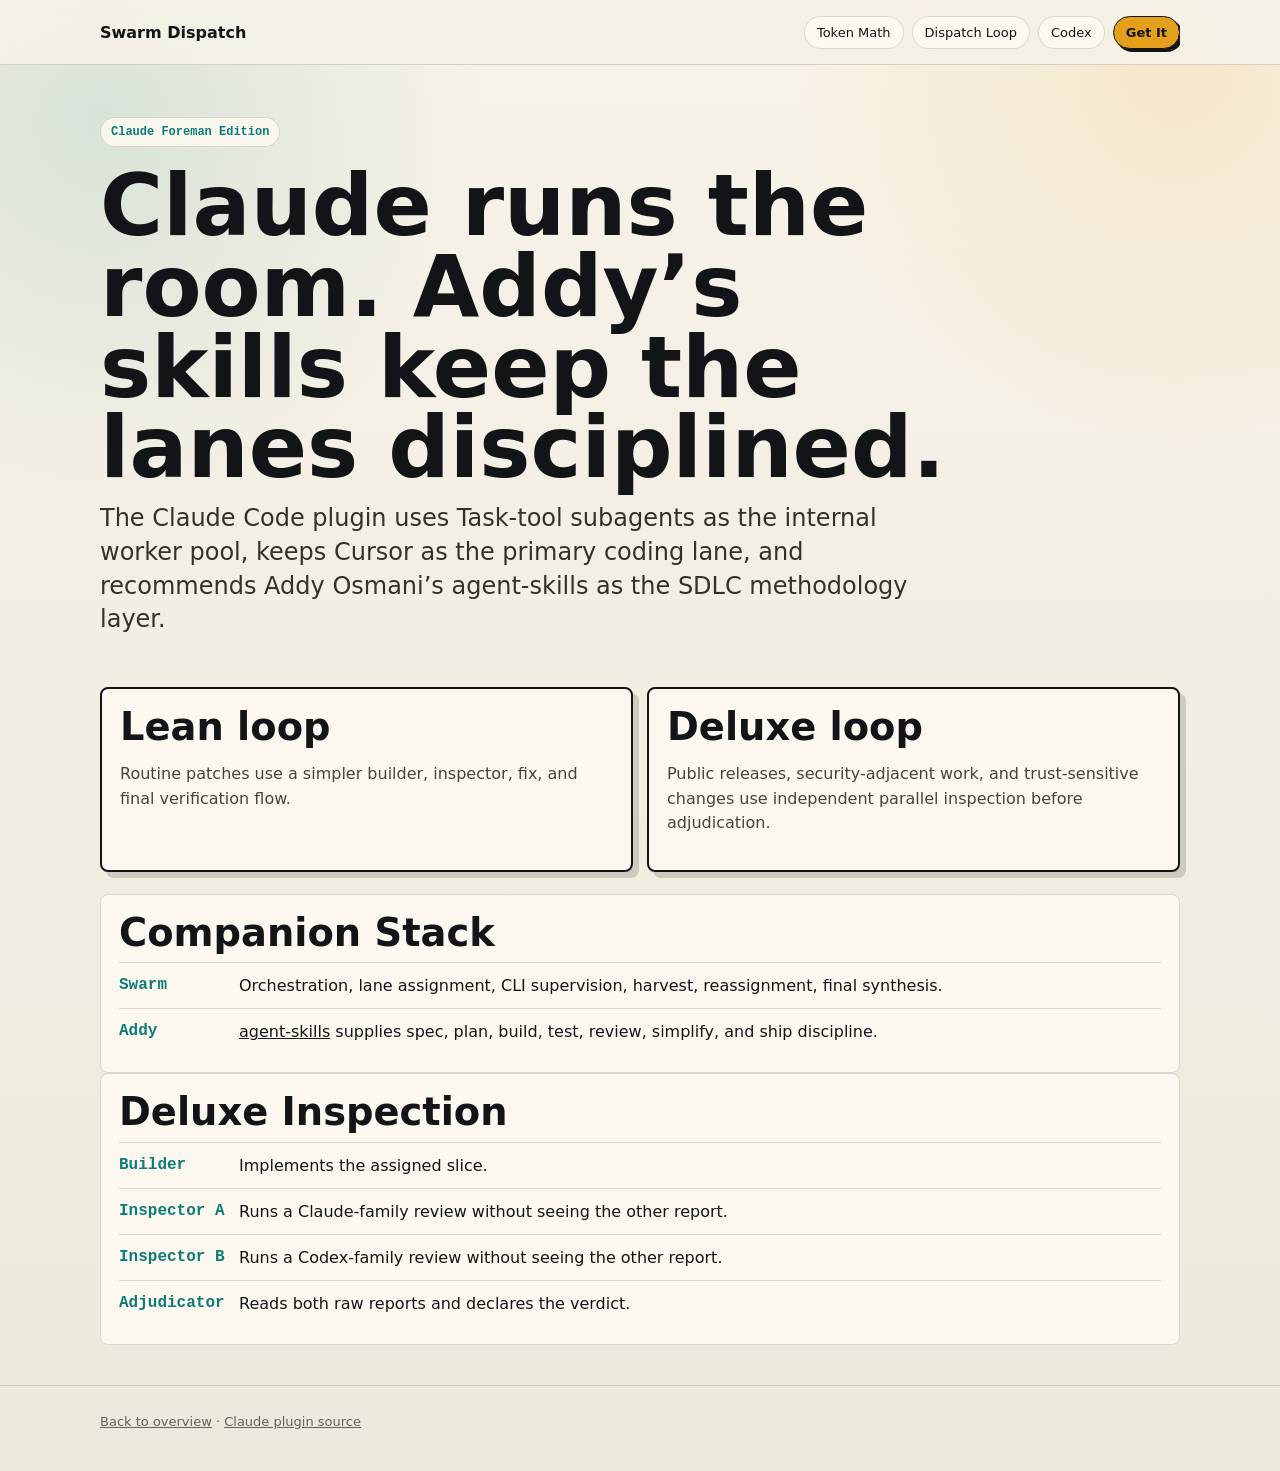
<file: docs/pages/claude-edition.html>
<!doctype html>
<html lang="en">
<head><meta charset="utf-8"><meta name="viewport" content="width=device-width, initial-scale=1"><link rel="icon" href="data:,"><title>Claude Edition - Swarm Dispatch</title><script src="../scroll-reset.js"></script><link rel="stylesheet" href="page.css"></head>
<body>
  <header class="topbar"><div class="shell topbar-inner"><a class="brand" href="../index.html">Swarm Dispatch</a><nav class="nav"><a href="efficiency.html">Token Math</a><a href="dispatch-loop.html">Dispatch Loop</a><a href="codex-edition.html">Codex</a><a class="primary" href="install.html">Get It</a></nav></div></header>
  <main class="shell">
    <section class="hero"><span class="kicker">Claude Foreman Edition</span><h1>Claude runs the room. Addy’s skills keep the lanes disciplined.</h1><p class="dek">The Claude Code plugin uses Task-tool subagents as the internal worker pool, keeps Cursor as the primary coding lane, and recommends Addy Osmani’s agent-skills as the SDLC methodology layer.</p></section>
    <section class="grid">
      <article class="card accent"><h2>Lean loop</h2><p>Routine patches use a simpler builder, inspector, fix, and final verification flow.</p></article>
      <article class="card accent"><h2>Deluxe loop</h2><p>Public releases, security-adjacent work, and trust-sensitive changes use independent parallel inspection before adjudication.</p></article>
    </section>
    <section class="note">
      <h2>Companion Stack</h2>
      <div class="lane"><b>Swarm</b><span>Orchestration, lane assignment, CLI supervision, harvest, reassignment, final synthesis.</span></div>
      <div class="lane"><b>Addy</b><span><a href="https://github.com/addyosmani/agent-skills" target="_blank" rel="noopener">agent-skills</a> supplies spec, plan, build, test, review, simplify, and ship discipline.</span></div>
    </section>
    <section class="note">
      <h2>Deluxe Inspection</h2>
      <div class="lane"><b>Builder</b><span>Implements the assigned slice.</span></div>
      <div class="lane"><b>Inspector A</b><span>Runs a Claude-family review without seeing the other report.</span></div>
      <div class="lane"><b>Inspector B</b><span>Runs a Codex-family review without seeing the other report.</span></div>
      <div class="lane"><b>Adjudicator</b><span>Reads both raw reports and declares the verdict.</span></div>
    </section>
  </main>
  <footer><div class="shell"><a href="../index.html">Back to overview</a> · <a href="https://github.com/FuFicFac/swarm-dispatch/tree/main/plugins/claude/swarm-dispatch" target="_blank" rel="noopener">Claude plugin source</a></div></footer>
</body>
</html>
</file>
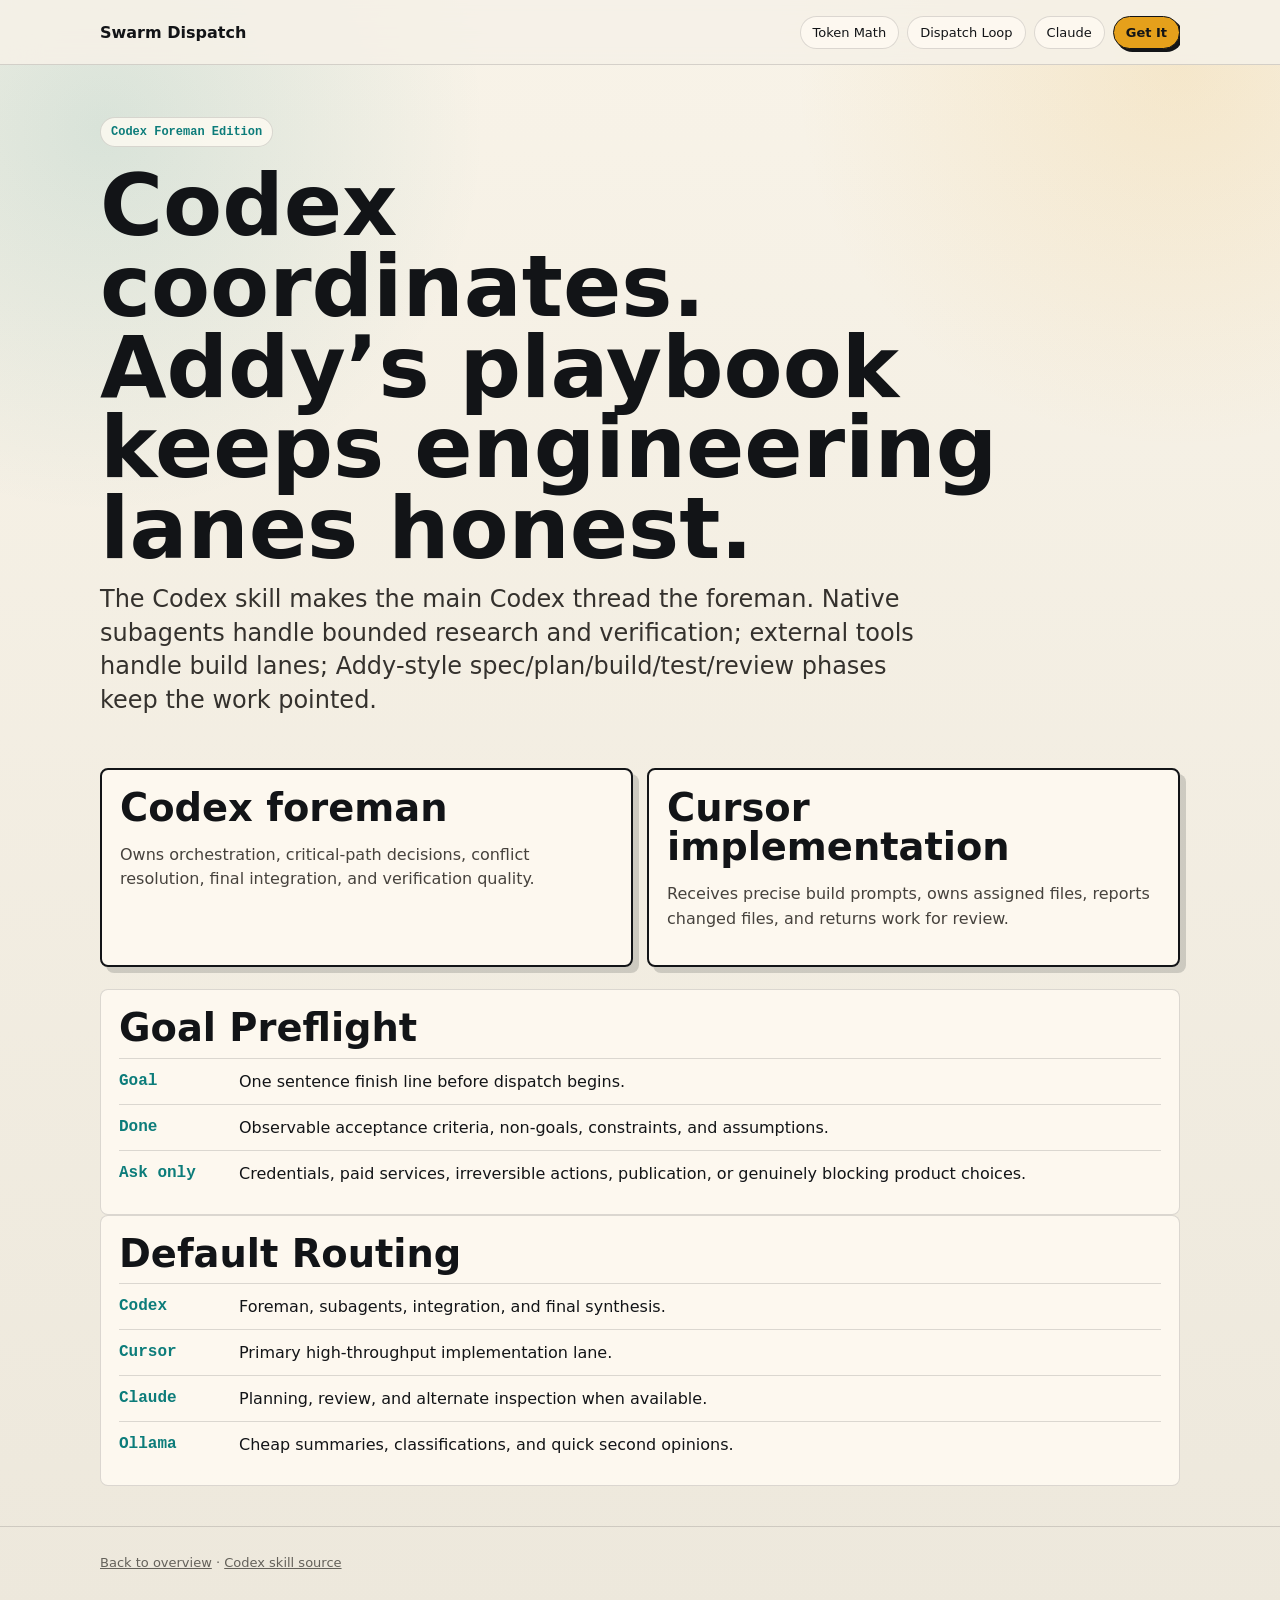
<file: docs/pages/codex-edition.html>
<!doctype html>
<html lang="en">
<head><meta charset="utf-8"><meta name="viewport" content="width=device-width, initial-scale=1"><link rel="icon" href="data:,"><title>Codex Edition - Swarm Dispatch</title><script src="../scroll-reset.js"></script><link rel="stylesheet" href="page.css"></head>
<body>
  <header class="topbar"><div class="shell topbar-inner"><a class="brand" href="../index.html">Swarm Dispatch</a><nav class="nav"><a href="efficiency.html">Token Math</a><a href="dispatch-loop.html">Dispatch Loop</a><a href="claude-edition.html">Claude</a><a class="primary" href="install.html">Get It</a></nav></div></header>
  <main class="shell">
    <section class="hero"><span class="kicker">Codex Foreman Edition</span><h1>Codex coordinates. Addy’s playbook keeps engineering lanes honest.</h1><p class="dek">The Codex skill makes the main Codex thread the foreman. Native subagents handle bounded research and verification; external tools handle build lanes; Addy-style spec/plan/build/test/review phases keep the work pointed.</p></section>
    <section class="grid">
      <article class="card accent"><h2>Codex foreman</h2><p>Owns orchestration, critical-path decisions, conflict resolution, final integration, and verification quality.</p></article>
      <article class="card accent"><h2>Cursor implementation</h2><p>Receives precise build prompts, owns assigned files, reports changed files, and returns work for review.</p></article>
    </section>
    <section class="note">
      <h2>Goal Preflight</h2>
      <div class="lane"><b>Goal</b><span>One sentence finish line before dispatch begins.</span></div>
      <div class="lane"><b>Done</b><span>Observable acceptance criteria, non-goals, constraints, and assumptions.</span></div>
      <div class="lane"><b>Ask only</b><span>Credentials, paid services, irreversible actions, publication, or genuinely blocking product choices.</span></div>
    </section>
    <section class="note">
      <h2>Default Routing</h2>
      <div class="lane"><b>Codex</b><span>Foreman, subagents, integration, and final synthesis.</span></div>
      <div class="lane"><b>Cursor</b><span>Primary high-throughput implementation lane.</span></div>
      <div class="lane"><b>Claude</b><span>Planning, review, and alternate inspection when available.</span></div>
      <div class="lane"><b>Ollama</b><span>Cheap summaries, classifications, and quick second opinions.</span></div>
    </section>
  </main>
  <footer><div class="shell"><a href="../index.html">Back to overview</a> · <a href="https://github.com/FuFicFac/swarm-dispatch/tree/main/skills/swarm-dispatch" target="_blank" rel="noopener">Codex skill source</a></div></footer>
</body>
</html>
</file>
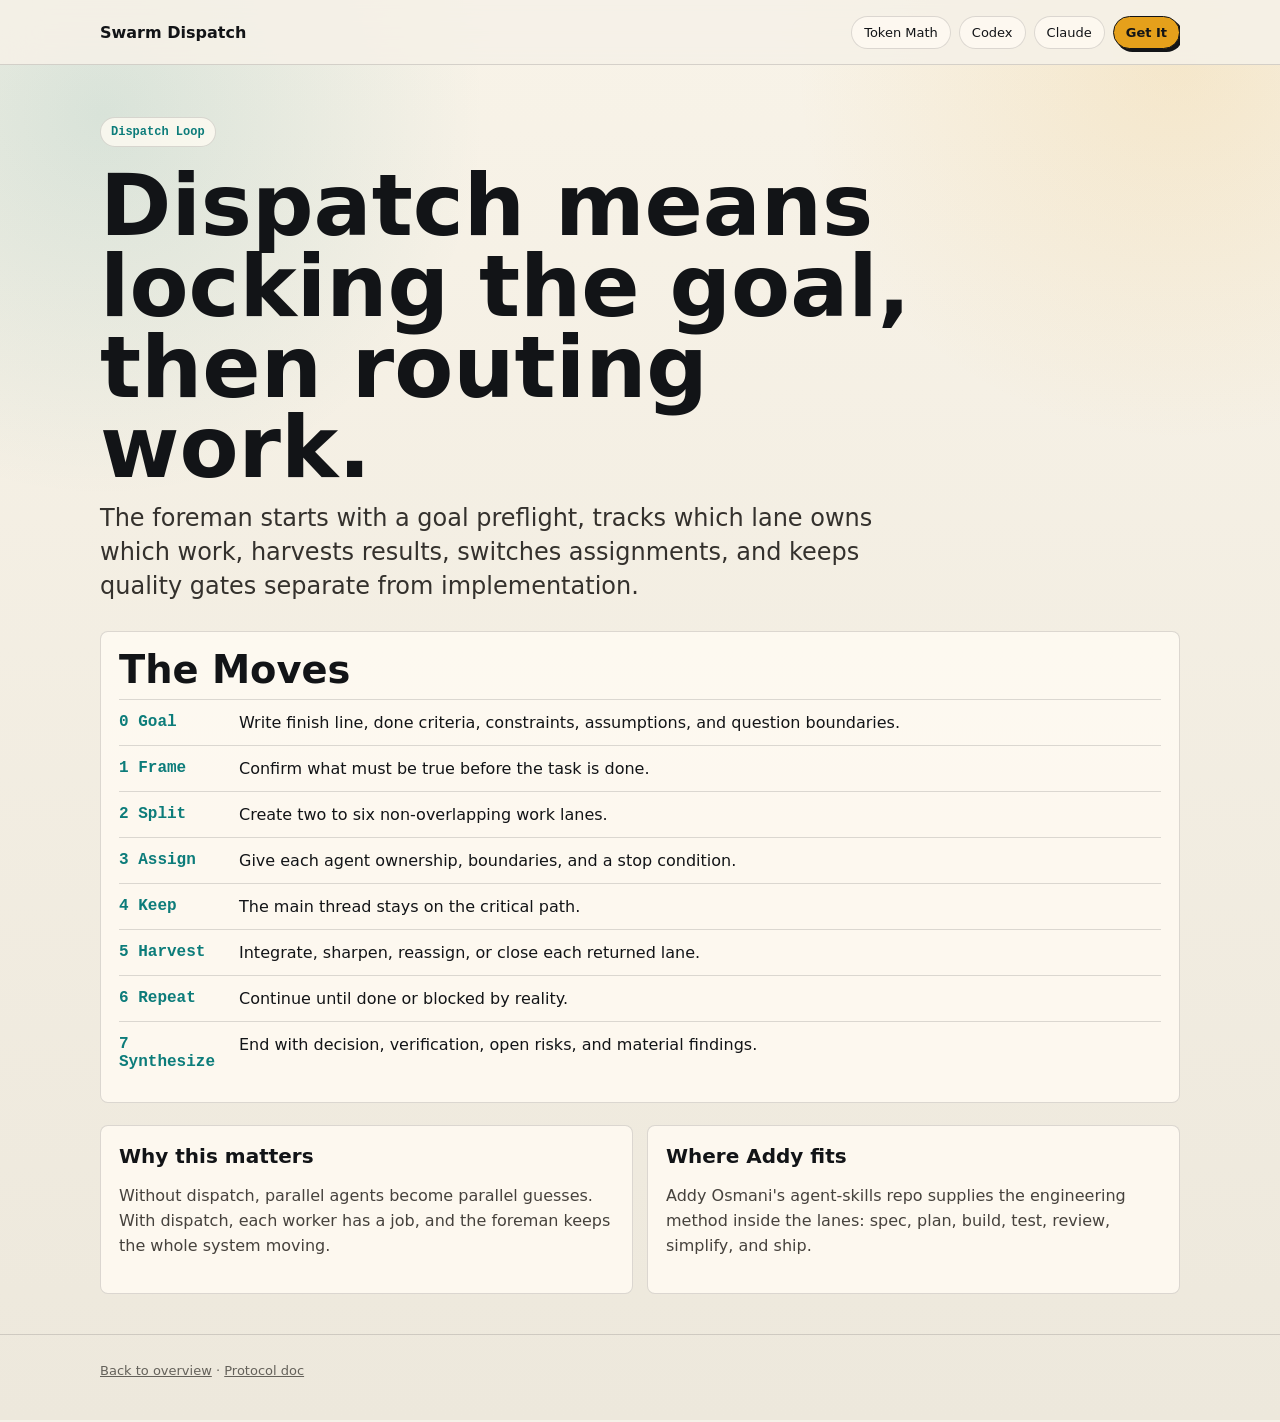
<file: docs/pages/dispatch-loop.html>
<!doctype html>
<html lang="en">
<head>
  <meta charset="utf-8">
  <meta name="viewport" content="width=device-width, initial-scale=1">
  <link rel="icon" href="data:,"><title>Dispatch Loop - Swarm Dispatch</title>
  <script src="../scroll-reset.js"></script>
  <link rel="stylesheet" href="page.css">
</head>
<body>
  <header class="topbar"><div class="shell topbar-inner"><a class="brand" href="../index.html">Swarm Dispatch</a><nav class="nav"><a href="efficiency.html">Token Math</a><a href="codex-edition.html">Codex</a><a href="claude-edition.html">Claude</a><a class="primary" href="install.html">Get It</a></nav></div></header>
  <main class="shell">
    <section class="hero">
      <span class="kicker">Dispatch Loop</span>
      <h1>Dispatch means locking the goal, then routing work.</h1>
      <p class="dek">The foreman starts with a goal preflight, tracks which lane owns which work, harvests results, switches assignments, and keeps quality gates separate from implementation.</p>
    </section>
    <section class="note">
      <h2>The Moves</h2>
      <div class="lane"><b>0 Goal</b><span>Write finish line, done criteria, constraints, assumptions, and question boundaries.</span></div>
      <div class="lane"><b>1 Frame</b><span>Confirm what must be true before the task is done.</span></div>
      <div class="lane"><b>2 Split</b><span>Create two to six non-overlapping work lanes.</span></div>
      <div class="lane"><b>3 Assign</b><span>Give each agent ownership, boundaries, and a stop condition.</span></div>
      <div class="lane"><b>4 Keep</b><span>The main thread stays on the critical path.</span></div>
      <div class="lane"><b>5 Harvest</b><span>Integrate, sharpen, reassign, or close each returned lane.</span></div>
      <div class="lane"><b>6 Repeat</b><span>Continue until done or blocked by reality.</span></div>
      <div class="lane"><b>7 Synthesize</b><span>End with decision, verification, open risks, and material findings.</span></div>
    </section>
    <section class="grid">
      <article class="card"><h3>Why this matters</h3><p>Without dispatch, parallel agents become parallel guesses. With dispatch, each worker has a job, and the foreman keeps the whole system moving.</p></article>
      <article class="card"><h3>Where Addy fits</h3><p>Addy Osmani's agent-skills repo supplies the engineering method inside the lanes: spec, plan, build, test, review, simplify, and ship.</p></article>
    </section>
  </main>
  <footer><div class="shell"><a href="../index.html">Back to overview</a> · <a href="https://github.com/FuFicFac/swarm-dispatch/blob/main/docs/swarm-dispatch.md" target="_blank" rel="noopener">Protocol doc</a></div></footer>
</body>
</html>
</file>
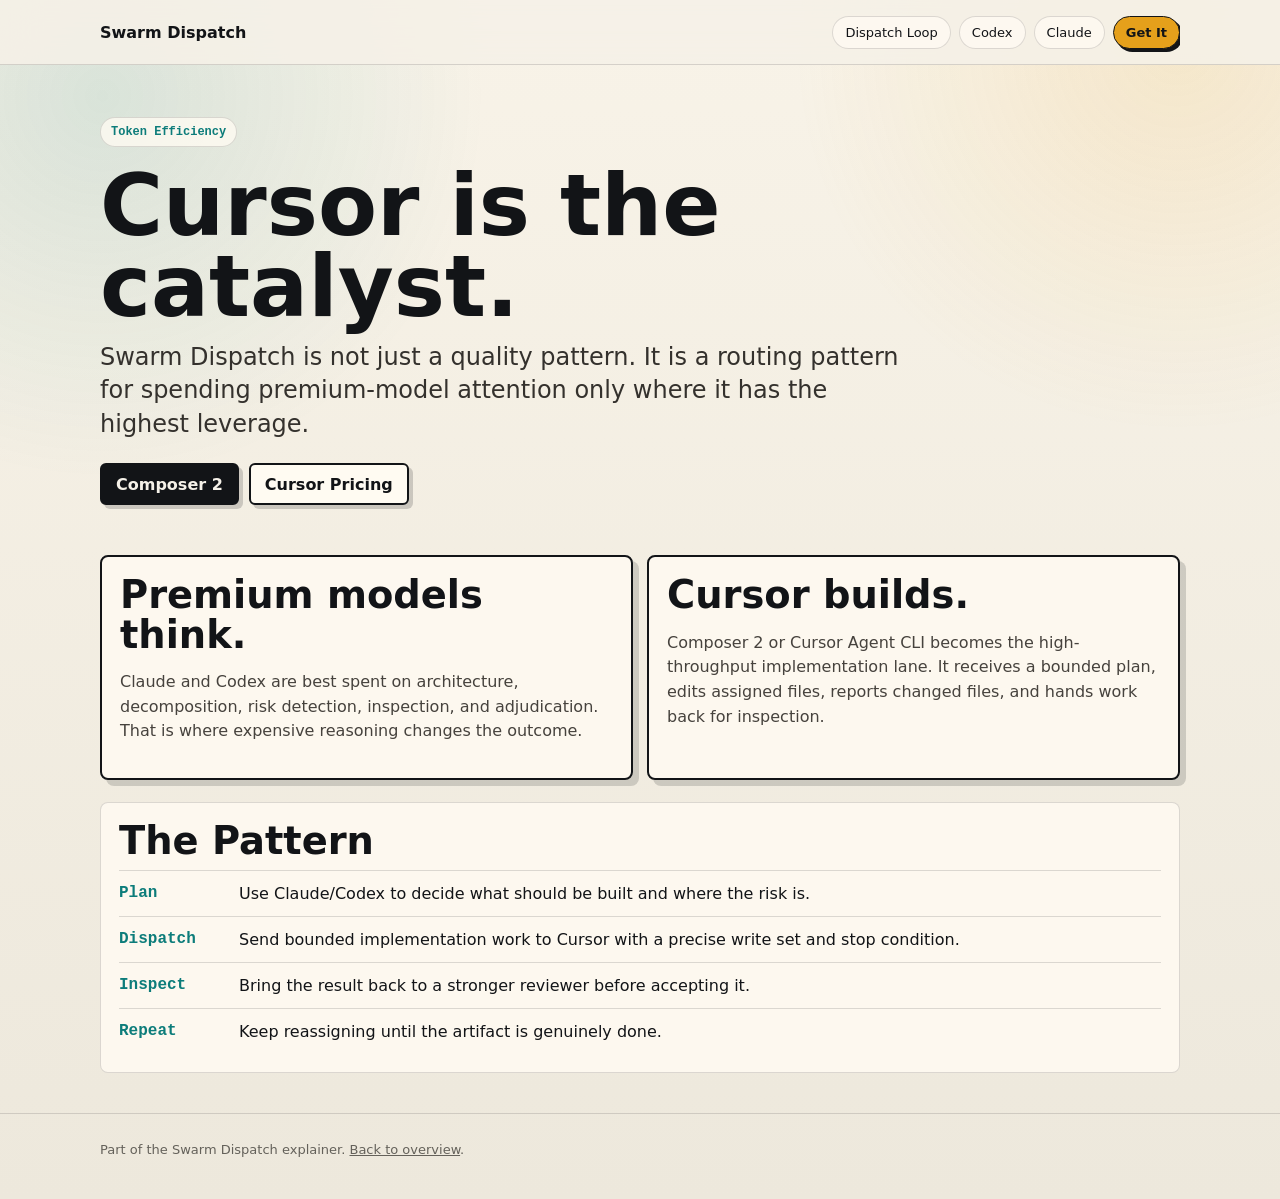
<file: docs/pages/efficiency.html>
<!doctype html>
<html lang="en">
<head>
  <meta charset="utf-8">
  <meta name="viewport" content="width=device-width, initial-scale=1">
  <link rel="icon" href="data:,"><title>Token Efficiency - Swarm Dispatch</title>
  <script src="../scroll-reset.js"></script>
  <link rel="stylesheet" href="page.css">
</head>
<body>
  <header class="topbar">
    <div class="shell topbar-inner">
      <a class="brand" href="../index.html">Swarm Dispatch</a>
      <nav class="nav" aria-label="Section pages">
        <a href="dispatch-loop.html">Dispatch Loop</a>
        <a href="codex-edition.html">Codex</a>
        <a href="claude-edition.html">Claude</a>
        <a class="primary" href="install.html">Get It</a>
      </nav>
    </div>
  </header>
  <main class="shell">
    <section class="hero">
      <span class="kicker">Token Efficiency</span>
      <h1>Cursor is the catalyst.</h1>
      <p class="dek">Swarm Dispatch is not just a quality pattern. It is a routing pattern for spending premium-model attention only where it has the highest leverage.</p>
      <div class="button-row">
        <a class="button" href="https://cursor.com/blog/composer-2" target="_blank" rel="noopener">Composer 2</a>
        <a class="button secondary" href="https://cursor.com/pricing" target="_blank" rel="noopener">Cursor Pricing</a>
      </div>
    </section>
    <section class="grid">
      <article class="card accent">
        <h2>Premium models think.</h2>
        <p>Claude and Codex are best spent on architecture, decomposition, risk detection, inspection, and adjudication. That is where expensive reasoning changes the outcome.</p>
      </article>
      <article class="card accent">
        <h2>Cursor builds.</h2>
        <p>Composer 2 or Cursor Agent CLI becomes the high-throughput implementation lane. It receives a bounded plan, edits assigned files, reports changed files, and hands work back for inspection.</p>
      </article>
    </section>
    <section class="note">
      <h2>The Pattern</h2>
      <div class="lane"><b>Plan</b><span>Use Claude/Codex to decide what should be built and where the risk is.</span></div>
      <div class="lane"><b>Dispatch</b><span>Send bounded implementation work to Cursor with a precise write set and stop condition.</span></div>
      <div class="lane"><b>Inspect</b><span>Bring the result back to a stronger reviewer before accepting it.</span></div>
      <div class="lane"><b>Repeat</b><span>Keep reassigning until the artifact is genuinely done.</span></div>
    </section>
  </main>
  <footer><div class="shell">Part of the Swarm Dispatch explainer. <a href="../index.html">Back to overview</a>.</div></footer>
</body>
</html>
</file>
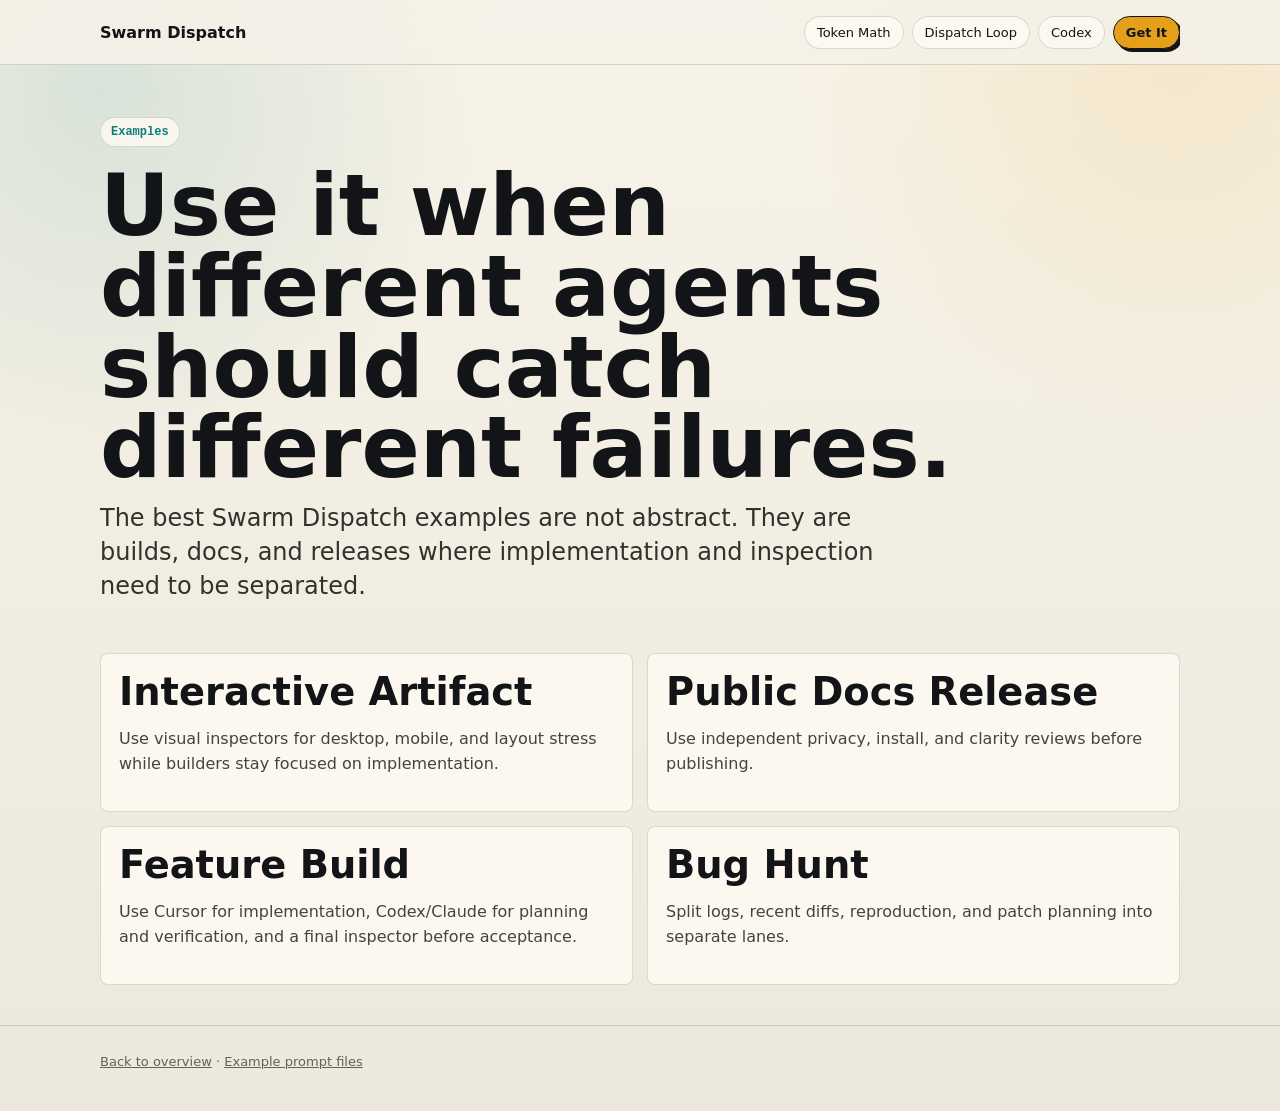
<file: docs/pages/examples.html>
<!doctype html>
<html lang="en">
<head><meta charset="utf-8"><meta name="viewport" content="width=device-width, initial-scale=1"><link rel="icon" href="data:,"><title>Examples - Swarm Dispatch</title><script src="../scroll-reset.js"></script><link rel="stylesheet" href="page.css"></head>
<body>
  <header class="topbar"><div class="shell topbar-inner"><a class="brand" href="../index.html">Swarm Dispatch</a><nav class="nav"><a href="efficiency.html">Token Math</a><a href="dispatch-loop.html">Dispatch Loop</a><a href="codex-edition.html">Codex</a><a class="primary" href="install.html">Get It</a></nav></div></header>
  <main class="shell">
    <section class="hero"><span class="kicker">Examples</span><h1>Use it when different agents should catch different failures.</h1><p class="dek">The best Swarm Dispatch examples are not abstract. They are builds, docs, and releases where implementation and inspection need to be separated.</p></section>
    <section class="grid">
      <article class="card"><h2>Interactive Artifact</h2><p>Use visual inspectors for desktop, mobile, and layout stress while builders stay focused on implementation.</p></article>
      <article class="card"><h2>Public Docs Release</h2><p>Use independent privacy, install, and clarity reviews before publishing.</p></article>
      <article class="card"><h2>Feature Build</h2><p>Use Cursor for implementation, Codex/Claude for planning and verification, and a final inspector before acceptance.</p></article>
      <article class="card"><h2>Bug Hunt</h2><p>Split logs, recent diffs, reproduction, and patch planning into separate lanes.</p></article>
    </section>
  </main>
  <footer><div class="shell"><a href="../index.html">Back to overview</a> · <a href="https://github.com/FuFicFac/swarm-dispatch/tree/main/examples" target="_blank" rel="noopener">Example prompt files</a></div></footer>
</body>
</html>
</file>
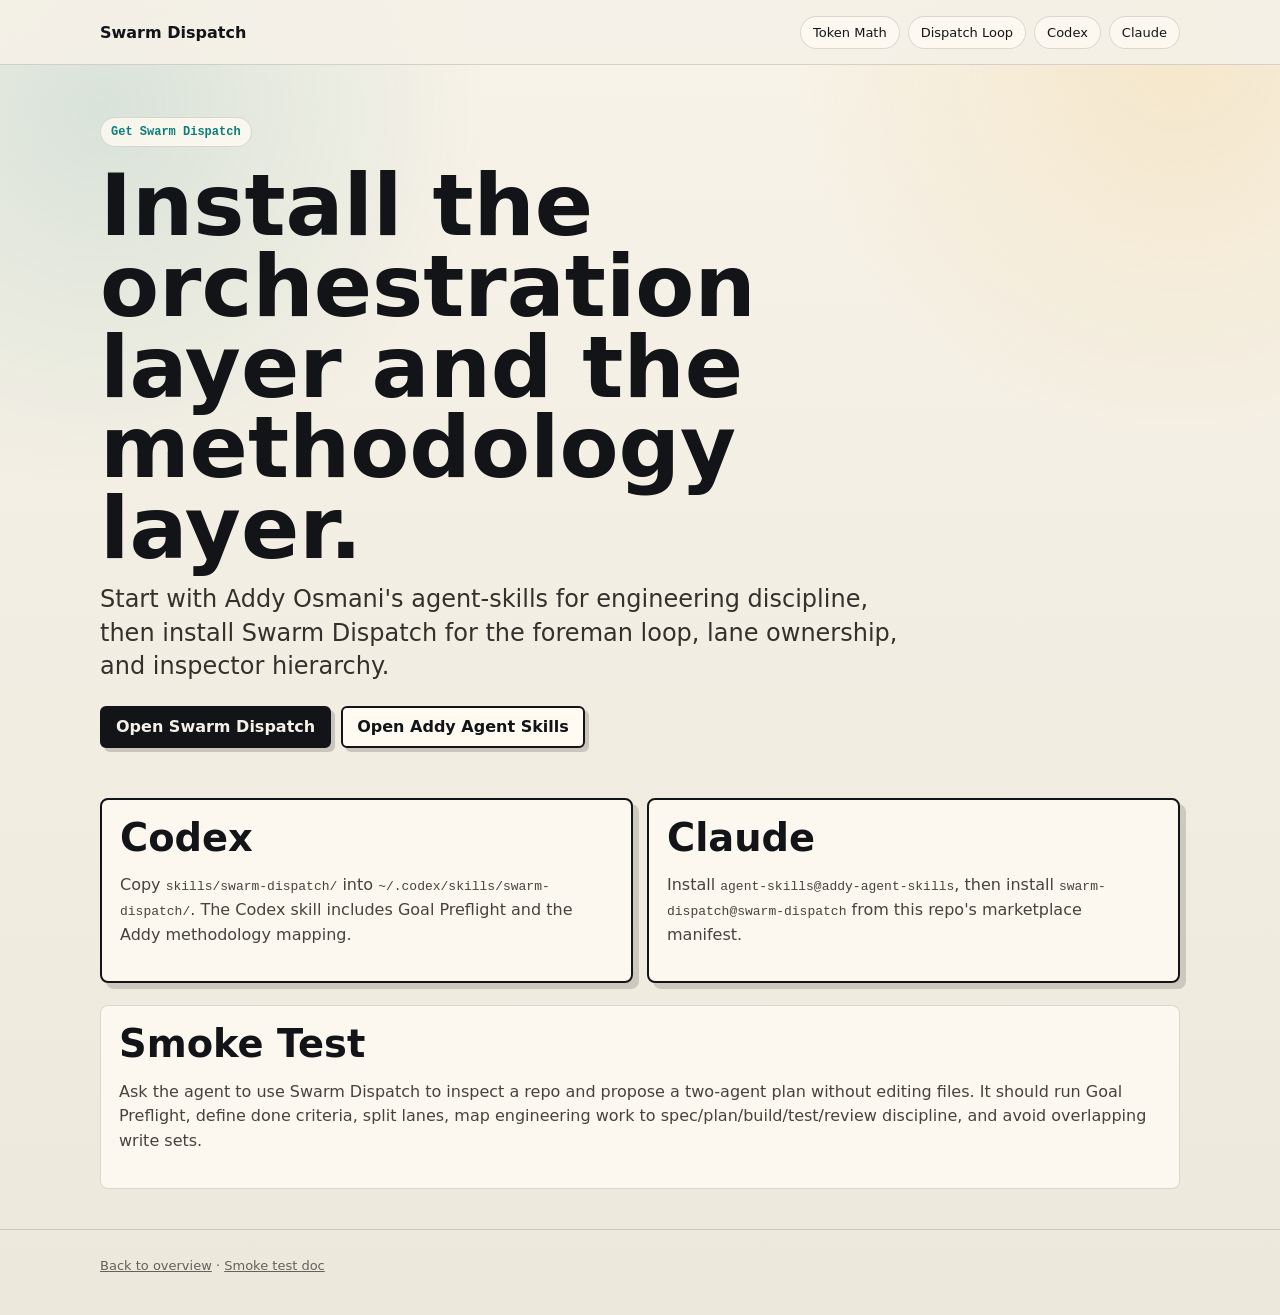
<file: docs/pages/install.html>
<!doctype html>
<html lang="en">
<head><meta charset="utf-8"><meta name="viewport" content="width=device-width, initial-scale=1"><link rel="icon" href="data:,"><title>Get Swarm Dispatch</title><script src="../scroll-reset.js"></script><link rel="stylesheet" href="page.css"></head>
<body>
  <header class="topbar"><div class="shell topbar-inner"><a class="brand" href="../index.html">Swarm Dispatch</a><nav class="nav"><a href="efficiency.html">Token Math</a><a href="dispatch-loop.html">Dispatch Loop</a><a href="codex-edition.html">Codex</a><a href="claude-edition.html">Claude</a></nav></div></header>
  <main class="shell">
    <section class="hero"><span class="kicker">Get Swarm Dispatch</span><h1>Install the orchestration layer and the methodology layer.</h1><p class="dek">Start with Addy Osmani's agent-skills for engineering discipline, then install Swarm Dispatch for the foreman loop, lane ownership, and inspector hierarchy.</p><div class="button-row"><a class="button" href="https://github.com/FuFicFac/swarm-dispatch" target="_blank" rel="noopener">Open Swarm Dispatch</a><a class="button secondary" href="https://github.com/addyosmani/agent-skills" target="_blank" rel="noopener">Open Addy Agent Skills</a></div></section>
    <section class="grid">
      <article class="card accent"><h2>Codex</h2><p>Copy <code>skills/swarm-dispatch/</code> into <code>~/.codex/skills/swarm-dispatch/</code>. The Codex skill includes Goal Preflight and the Addy methodology mapping.</p></article>
      <article class="card accent"><h2>Claude</h2><p>Install <code>agent-skills@addy-agent-skills</code>, then install <code>swarm-dispatch@swarm-dispatch</code> from this repo's marketplace manifest.</p></article>
    </section>
    <section class="note"><h2>Smoke Test</h2><p>Ask the agent to use Swarm Dispatch to inspect a repo and propose a two-agent plan without editing files. It should run Goal Preflight, define done criteria, split lanes, map engineering work to spec/plan/build/test/review discipline, and avoid overlapping write sets.</p></section>
  </main>
  <footer><div class="shell"><a href="../index.html">Back to overview</a> · <a href="https://github.com/FuFicFac/swarm-dispatch/blob/main/docs/local-smoke-test.md" target="_blank" rel="noopener">Smoke test doc</a></div></footer>
</body>
</html>
</file>
<file: docs/pages/page.css>
:root {
  --ink: #121417;
  --paper: #f5f1e8;
  --panel: #fffbf2;
  --line: rgba(18, 20, 23, 0.14);
  --muted: #64615a;
  --teal: #0c7c7a;
  --amber: #e5a01b;
  --coral: #df5b45;
  --blue: #2f70b7;
  --radius: 8px;
  --mono: "SFMono-Regular", "Roboto Mono", Consolas, monospace;
  --sans: Inter, ui-sans-serif, system-ui, -apple-system, BlinkMacSystemFont, "Segoe UI", sans-serif;
}

* { box-sizing: border-box; }

html {
  background: var(--paper);
  color: var(--ink);
  font-family: var(--sans);
}

body {
  margin: 0;
  min-width: 320px;
  background:
    radial-gradient(circle at 8% 8%, rgba(12, 124, 122, 0.13), transparent 24rem),
    radial-gradient(circle at 92% 4%, rgba(229, 160, 27, 0.14), transparent 24rem),
    linear-gradient(180deg, #f8f3e8 0%, #ede8dc 100%);
}

a { color: inherit; }

.shell {
  width: min(1080px, calc(100vw - 32px));
  margin: 0 auto;
}

.topbar {
  position: sticky;
  top: 0;
  z-index: 20;
  background: rgba(245, 241, 232, 0.88);
  backdrop-filter: blur(18px);
  border-bottom: 1px solid var(--line);
}

.topbar-inner {
  min-height: 64px;
  display: flex;
  align-items: center;
  justify-content: space-between;
  gap: 16px;
}

.brand {
  font-weight: 900;
  text-decoration: none;
}

.nav {
  display: flex;
  gap: 8px;
  overflow-x: auto;
  padding: 10px 0;
}

.nav a {
  white-space: nowrap;
  text-decoration: none;
  border: 1px solid var(--line);
  border-radius: 999px;
  background: rgba(255, 251, 242, 0.82);
  padding: 8px 12px;
  font-size: 13px;
}

.nav a.primary {
  border-color: var(--ink);
  background: var(--amber);
  box-shadow: 3px 3px 0 var(--ink);
  font-weight: 900;
}

.hero {
  padding: 52px 0 28px;
}

.kicker {
  display: inline-flex;
  border: 1px solid var(--line);
  border-radius: 999px;
  background: rgba(255, 251, 242, 0.78);
  padding: 7px 10px;
  font-family: var(--mono);
  font-size: 12px;
  font-weight: 800;
  color: var(--teal);
}

h1 {
  max-width: 900px;
  margin: 18px 0 14px;
  font-size: clamp(42px, 7vw, 86px);
  line-height: 0.94;
  letter-spacing: 0;
}

.dek {
  max-width: 820px;
  margin: 0;
  color: #34312d;
  font-size: clamp(18px, 2.1vw, 24px);
  line-height: 1.4;
}

.grid {
  display: grid;
  grid-template-columns: repeat(2, minmax(0, 1fr));
  gap: 14px;
  margin: 22px 0;
}

.card,
.note {
  border: 1px solid var(--line);
  background: rgba(255, 251, 242, 0.84);
  border-radius: var(--radius);
  padding: 18px;
}

.card.accent {
  border: 2px solid var(--ink);
  box-shadow: 6px 6px 0 rgba(18, 20, 23, 0.16);
}

h2 {
  margin: 0 0 10px;
  font-size: clamp(26px, 3vw, 42px);
  line-height: 1.02;
}

h3 {
  margin: 0 0 8px;
  font-size: 20px;
}

p,
li {
  color: #46423d;
  line-height: 1.55;
}

.button-row {
  display: flex;
  flex-wrap: wrap;
  gap: 10px;
  margin-top: 22px;
}

.button {
  display: inline-flex;
  align-items: center;
  justify-content: center;
  min-height: 42px;
  border: 2px solid var(--ink);
  border-radius: 6px;
  background: var(--ink);
  color: var(--paper);
  padding: 9px 14px;
  font-weight: 900;
  text-decoration: none;
  box-shadow: 4px 4px 0 rgba(18, 20, 23, 0.18);
}

.button.secondary {
  background: var(--panel);
  color: var(--ink);
}

.lane {
  display: grid;
  grid-template-columns: 110px minmax(0, 1fr);
  gap: 10px;
  border-top: 1px solid var(--line);
  padding: 13px 0;
}

.lane b {
  font-family: var(--mono);
  color: var(--teal);
}

footer {
  margin-top: 40px;
  padding: 28px 0 42px;
  border-top: 1px solid var(--line);
  color: var(--muted);
  font-size: 13px;
}

@media (max-width: 760px) {
  .topbar-inner {
    align-items: flex-start;
    flex-direction: column;
    padding: 10px 0;
  }

  .grid {
    grid-template-columns: 1fr;
  }

  .lane {
    grid-template-columns: 1fr;
  }
}
</file>
